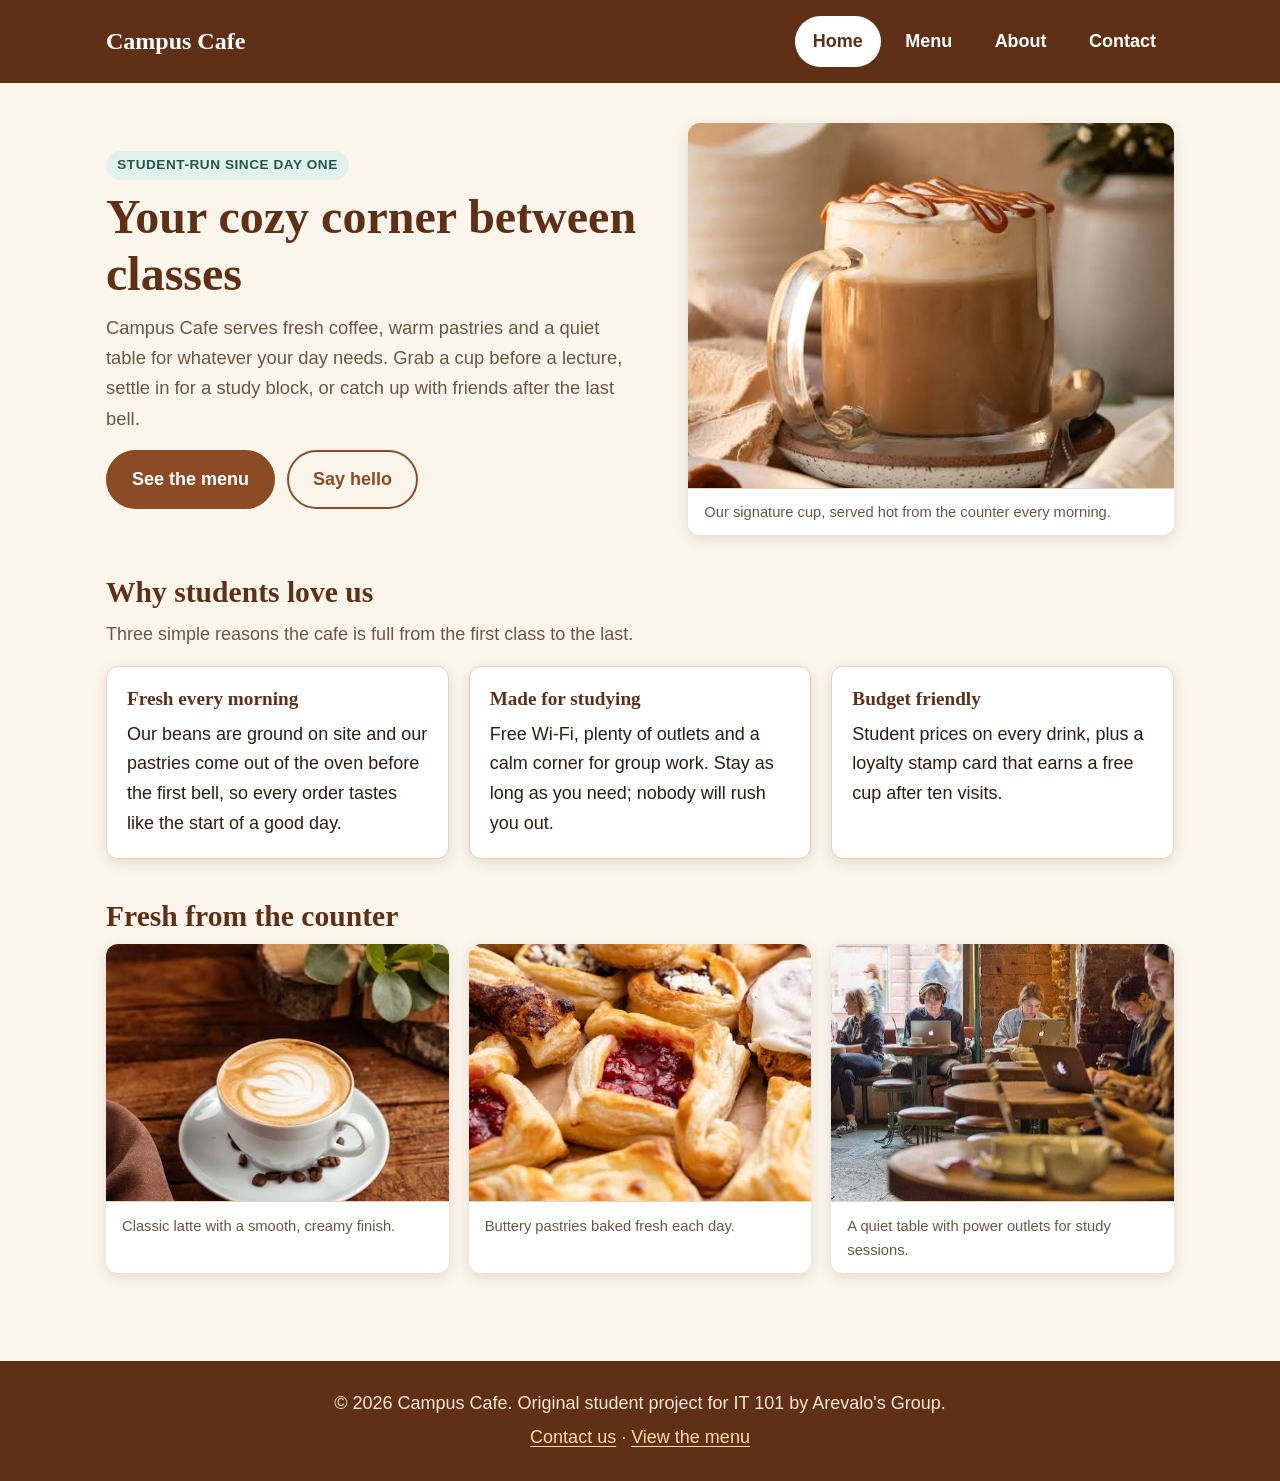
<file: ITC FINALS/index.html>
<!DOCTYPE html>
<html lang="en">
<head>
  <meta charset="UTF-8">
  <meta name="viewport" content="width=device-width, initial-scale=1.0">
  <meta name="description" content="Campus Cafe is the student-run coffee corner where classes, study sessions and friendships meet.">
  <title>Campus Cafe | Home</title>
  <link rel="stylesheet" href="css/style.css">
</head>
<body>
  <a class="skip-link" href="#main-content">Skip to main content</a>

  <header class="site-header">
    <div class="header-inner">
      <a class="brand" href="index.html">Campus Cafe</a>
      <nav class="site-nav" aria-label="Main navigation">
        <ul>
          <li><a href="index.html" aria-current="page">Home</a></li>
          <li><a href="menu.html">Menu</a></li>
          <li><a href="about.html">About</a></li>
          <li><a href="contact.html">Contact</a></li>
        </ul>
      </nav>
    </div>
  </header>

  <main id="main-content">
    <section class="hero" aria-labelledby="page-title">
      <div class="hero-text">
        <span class="eyebrow">Student-run since day one</span>
        <h1 id="page-title">Your cozy corner between classes</h1>
        <p>Campus Cafe serves fresh coffee, warm pastries and a quiet table for whatever your day needs. Grab a cup before a lecture, settle in for a study block, or catch up with friends after the last bell.</p>
        <div class="button-row">
          <a class="button" href="menu.html">See the menu</a>
          <a class="button button-outline" href="contact.html">Say hello</a>
        </div>
      </div>
      <figure>
        <img src="image2.png" alt="Glass mug of latte topped with whipped cream and a caramel drizzle, resting on a speckled plate" width="554" height="554">
        <figcaption>Our signature cup, served hot from the counter every morning.</figcaption>
      </figure>
    </section>

    <section aria-labelledby="highlights-title">
      <h2 id="highlights-title">Why students love us</h2>
      <p class="section-intro">Three simple reasons the cafe is full from the first class to the last.</p>
      <div class="card-grid">
        <article class="card">
          <h3>Fresh every morning</h3>
          <p>Our beans are ground on site and our pastries come out of the oven before the first bell, so every order tastes like the start of a good day.</p>
        </article>
        <article class="card">
          <h3>Made for studying</h3>
          <p>Free Wi-Fi, plenty of outlets and a calm corner for group work. Stay as long as you need; nobody will rush you out.</p>
        </article>
        <article class="card">
          <h3>Budget friendly</h3>
          <p>Student prices on every drink, plus a loyalty stamp card that earns a free cup after ten visits.</p>
        </article>
      </div>
    </section>

    <section aria-labelledby="today-title">
      <h2 id="today-title">Fresh from the counter</h2>
      <div class="card-grid">
        <figure>
          <img src="image1.png" alt="White cup of latte with leaf-shaped milk art on a saucer with coffee beans, on a wooden table" width="494" height="619">
          <figcaption>Classic latte with a smooth, creamy finish.</figcaption>
        </figure>
        <figure>
          <img src="image3.png" alt="Assortment of golden puff pastries filled with red berry jam and cream cheese" width="452" height="678">
          <figcaption>Buttery pastries baked fresh each day.</figcaption>
        </figure>
        <figure>
          <img src="image4.png" alt="Students working on laptops at round wooden tables inside a brick-walled cafe" width="480" height="359">
          <figcaption>A quiet table with power outlets for study sessions.</figcaption>
        </figure>
      </div>
    </section>
  </main>

  <footer class="site-footer">
    <p>&copy; 2026 Campus Cafe. Original student project for IT 101 by Arevalo's Group.</p>
    <p><a href="contact.html">Contact us</a> &middot; <a href="menu.html">View the menu</a></p>
  </footer>
</body>
</html>
</file>
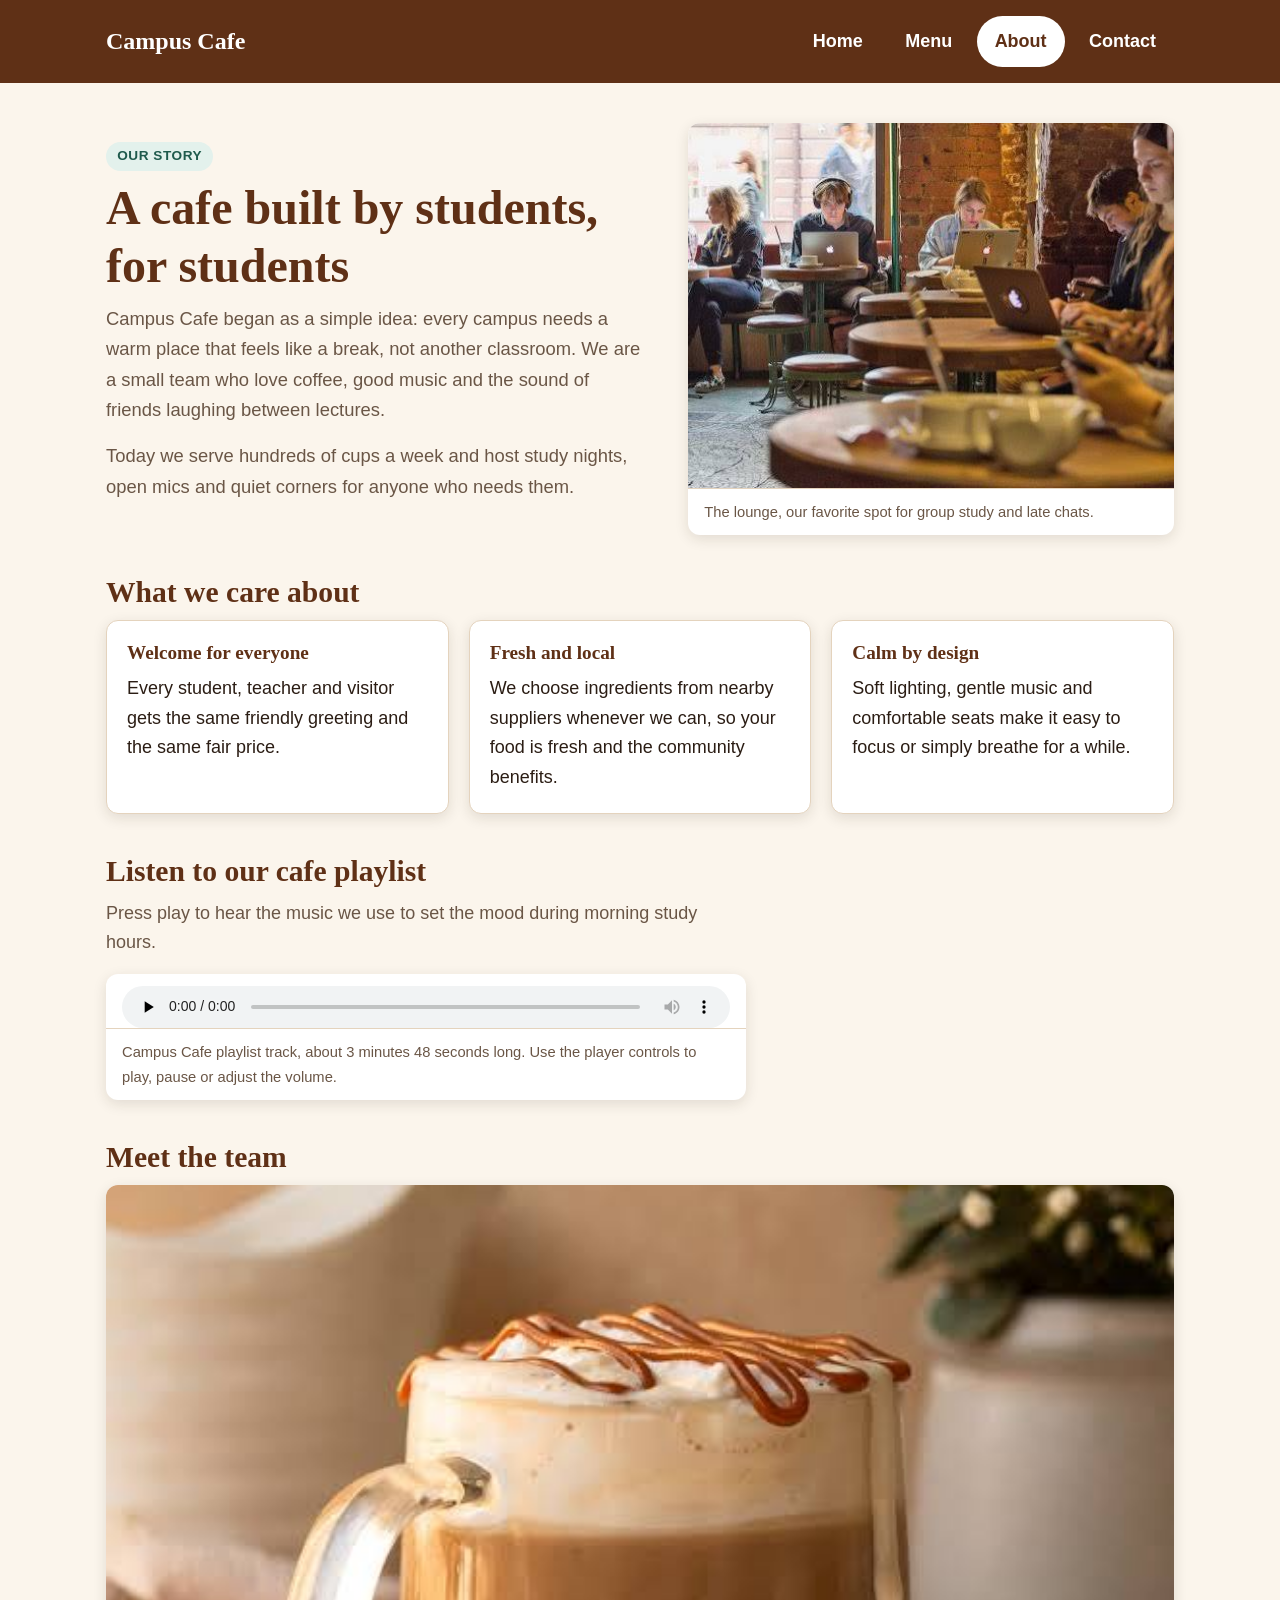
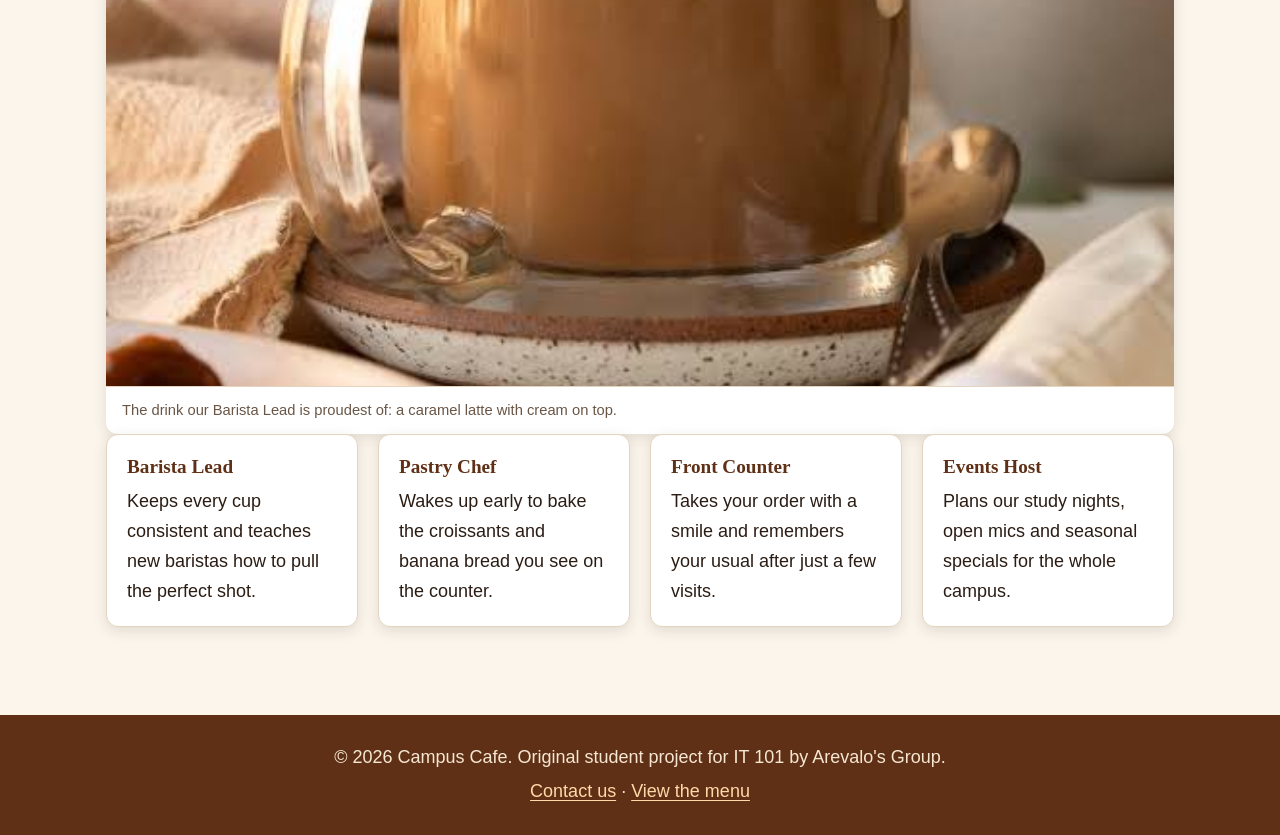
<file: ITC FINALS/about.html>
<!DOCTYPE html>
<html lang="en">
<head>
  <meta charset="UTF-8">
  <meta name="viewport" content="width=device-width, initial-scale=1.0">
  <meta name="description" content="Learn the story of Campus Cafe, meet the team and listen to our cafe playlist.">
  <title>Campus Cafe | About</title>
  <link rel="stylesheet" href="css/style.css">
</head>
<body>
  <a class="skip-link" href="#main-content">Skip to main content</a>

  <header class="site-header">
    <div class="header-inner">
      <a class="brand" href="index.html">Campus Cafe</a>
      <nav class="site-nav" aria-label="Main navigation">
        <ul>
          <li><a href="index.html">Home</a></li>
          <li><a href="menu.html">Menu</a></li>
          <li><a href="about.html" aria-current="page">About</a></li>
          <li><a href="contact.html">Contact</a></li>
        </ul>
      </nav>
    </div>
  </header>

  <main id="main-content">
    <section class="hero" aria-labelledby="page-title">
      <div class="hero-text">
        <span class="eyebrow">Our story</span>
        <h1 id="page-title">A cafe built by students, for students</h1>
        <p>Campus Cafe began as a simple idea: every campus needs a warm place that feels like a break, not another classroom. We are a small team who love coffee, good music and the sound of friends laughing between lectures.</p>
        <p>Today we serve hundreds of cups a week and host study nights, open mics and quiet corners for anyone who needs them.</p>
      </div>
      <figure>
        <img src="image4.png" alt="Students working on laptops at round wooden tables inside a brick-walled cafe" width="480" height="359">
        <figcaption>The lounge, our favorite spot for group study and late chats.</figcaption>
      </figure>
    </section>

    <section aria-labelledby="values-title">
      <h2 id="values-title">What we care about</h2>
      <div class="card-grid">
        <article class="card">
          <h3>Welcome for everyone</h3>
          <p>Every student, teacher and visitor gets the same friendly greeting and the same fair price.</p>
        </article>
        <article class="card">
          <h3>Fresh and local</h3>
          <p>We choose ingredients from nearby suppliers whenever we can, so your food is fresh and the community benefits.</p>
        </article>
        <article class="card">
          <h3>Calm by design</h3>
          <p>Soft lighting, gentle music and comfortable seats make it easy to focus or simply breathe for a while.</p>
        </article>
      </div>
    </section>

    <section aria-labelledby="playlist-title">
      <h2 id="playlist-title">Listen to our cafe playlist</h2>
      <p class="section-intro">Press play to hear the music we use to set the mood during morning study hours.</p>
      <figure class="media-box">
        <audio controls preload="none" aria-describedby="audio-caption">
          <source src="Cafe.mp3" type="audio/mpeg">
          Your browser does not support the audio element. You can download the track from <a href="Cafe.mp3">this link</a>.
        </audio>
        <figcaption id="audio-caption">Campus Cafe playlist track, about 3 minutes 48 seconds long. Use the player controls to play, pause or adjust the volume.</figcaption>
      </figure>
    </section>

    <section aria-labelledby="team-title">
      <h2 id="team-title">Meet the team</h2>
      <figure>
        <img src="image2.png" alt="Glass mug of latte topped with whipped cream and a caramel drizzle, resting on a speckled plate" width="554" height="554">
        <figcaption>The drink our Barista Lead is proudest of: a caramel latte with cream on top.</figcaption>
      </figure>
      <ul class="team-list">
        <li class="card">
          <h3>Barista Lead</h3>
          <p>Keeps every cup consistent and teaches new baristas how to pull the perfect shot.</p>
        </li>
        <li class="card">
          <h3>Pastry Chef</h3>
          <p>Wakes up early to bake the croissants and banana bread you see on the counter.</p>
        </li>
        <li class="card">
          <h3>Front Counter</h3>
          <p>Takes your order with a smile and remembers your usual after just a few visits.</p>
        </li>
        <li class="card">
          <h3>Events Host</h3>
          <p>Plans our study nights, open mics and seasonal specials for the whole campus.</p>
        </li>
      </ul>
    </section>
  </main>

  <footer class="site-footer">
    <p>&copy; 2026 Campus Cafe. Original student project for IT 101 by Arevalo's Group.</p>
    <p><a href="contact.html">Contact us</a> &middot; <a href="menu.html">View the menu</a></p>
  </footer>
</body>
</html>
</file>
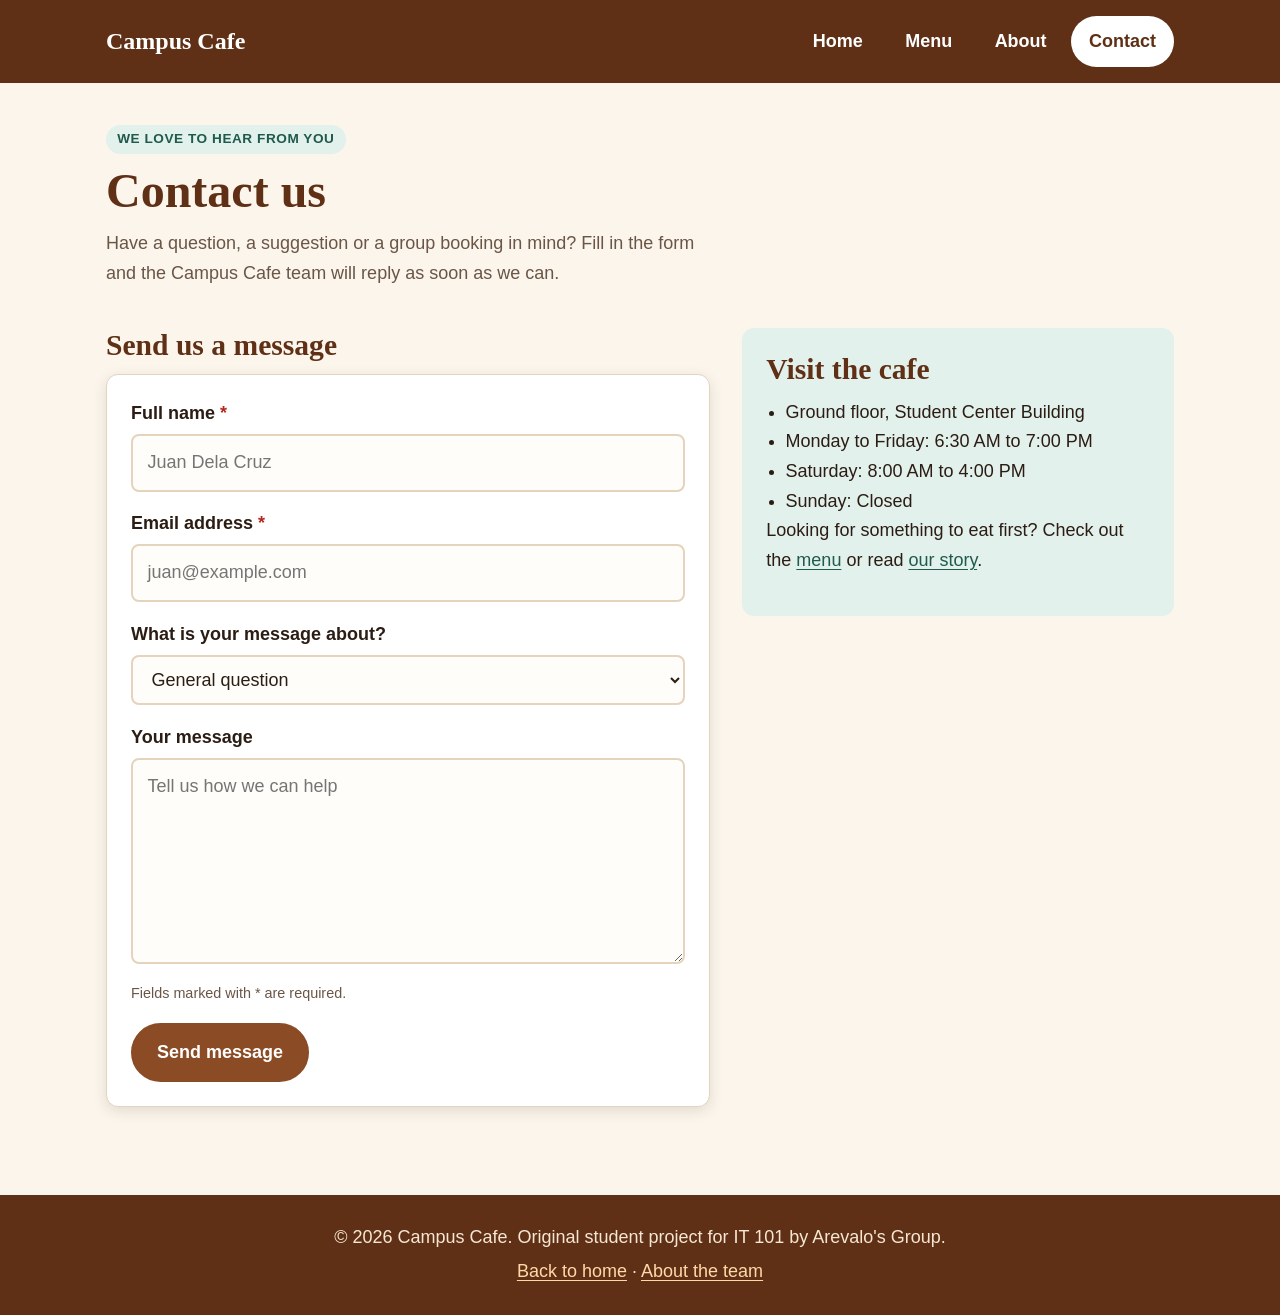
<file: ITC FINALS/contact.html>
<!DOCTYPE html>
<html lang="en">
<head>
  <meta charset="UTF-8">
  <meta name="viewport" content="width=device-width, initial-scale=1.0">
  <meta name="description" content="Send Campus Cafe a message, ask about catering or book a table for your group.">
  <title>Campus Cafe | Contact</title>
  <link rel="stylesheet" href="css/style.css">
</head>
<body>
  <a class="skip-link" href="#main-content">Skip to main content</a>

  <header class="site-header">
    <div class="header-inner">
      <a class="brand" href="index.html">Campus Cafe</a>
      <nav class="site-nav" aria-label="Main navigation">
        <ul>
          <li><a href="index.html">Home</a></li>
          <li><a href="menu.html">Menu</a></li>
          <li><a href="about.html">About</a></li>
          <li><a href="contact.html" aria-current="page">Contact</a></li>
        </ul>
      </nav>
    </div>
  </header>

  <main id="main-content">
    <section aria-labelledby="page-title">
      <span class="eyebrow">We love to hear from you</span>
      <h1 id="page-title">Contact us</h1>
      <p class="section-intro">Have a question, a suggestion or a group booking in mind? Fill in the form and the Campus Cafe team will reply as soon as we can.</p>
    </section>

    <div class="contact-layout">
      <section aria-labelledby="form-title">
        <h2 id="form-title">Send us a message</h2>
        <form class="contact-form" action="#" method="post">
          <div class="field">
            <label for="full-name">Full name <span class="required-mark" aria-hidden="true">*</span></label>
            <input type="text" id="full-name" name="full_name" placeholder="Juan Dela Cruz" autocomplete="name" required>
          </div>

          <div class="field">
            <label for="email-address">Email address <span class="required-mark" aria-hidden="true">*</span></label>
            <input type="email" id="email-address" name="email" placeholder="juan@example.com" autocomplete="email" required>
          </div>

          <div class="field">
            <label for="topic">What is your message about?</label>
            <select id="topic" name="topic">
              <option value="general">General question</option>
              <option value="menu">Menu or allergies</option>
              <option value="booking">Group table booking</option>
              <option value="catering">Event catering</option>
              <option value="feedback">Feedback or suggestion</option>
            </select>
          </div>

          <div class="field">
            <label for="message">Your message</label>
            <textarea id="message" name="message" rows="6" placeholder="Tell us how we can help"></textarea>
          </div>

          <p class="form-note">Fields marked with * are required.</p>

          <button type="submit">Send message</button>
        </form>
      </section>

      <aside class="info-panel" aria-labelledby="visit-title">
        <h2 id="visit-title">Visit the cafe</h2>
        <ul>
          <li>Ground floor, Student Center Building</li>
          <li>Monday to Friday: 6:30 AM to 7:00 PM</li>
          <li>Saturday: 8:00 AM to 4:00 PM</li>
          <li>Sunday: Closed</li>
        </ul>
        <p>Looking for something to eat first? Check out the <a href="menu.html">menu</a> or read <a href="about.html">our story</a>.</p>
      </aside>
    </div>
  </main>

  <footer class="site-footer">
    <p>&copy; 2026 Campus Cafe. Original student project for IT 101 by Arevalo's Group.</p>
    <p><a href="index.html">Back to home</a> &middot; <a href="about.html">About the team</a></p>
  </footer>
</body>
</html>
</file>
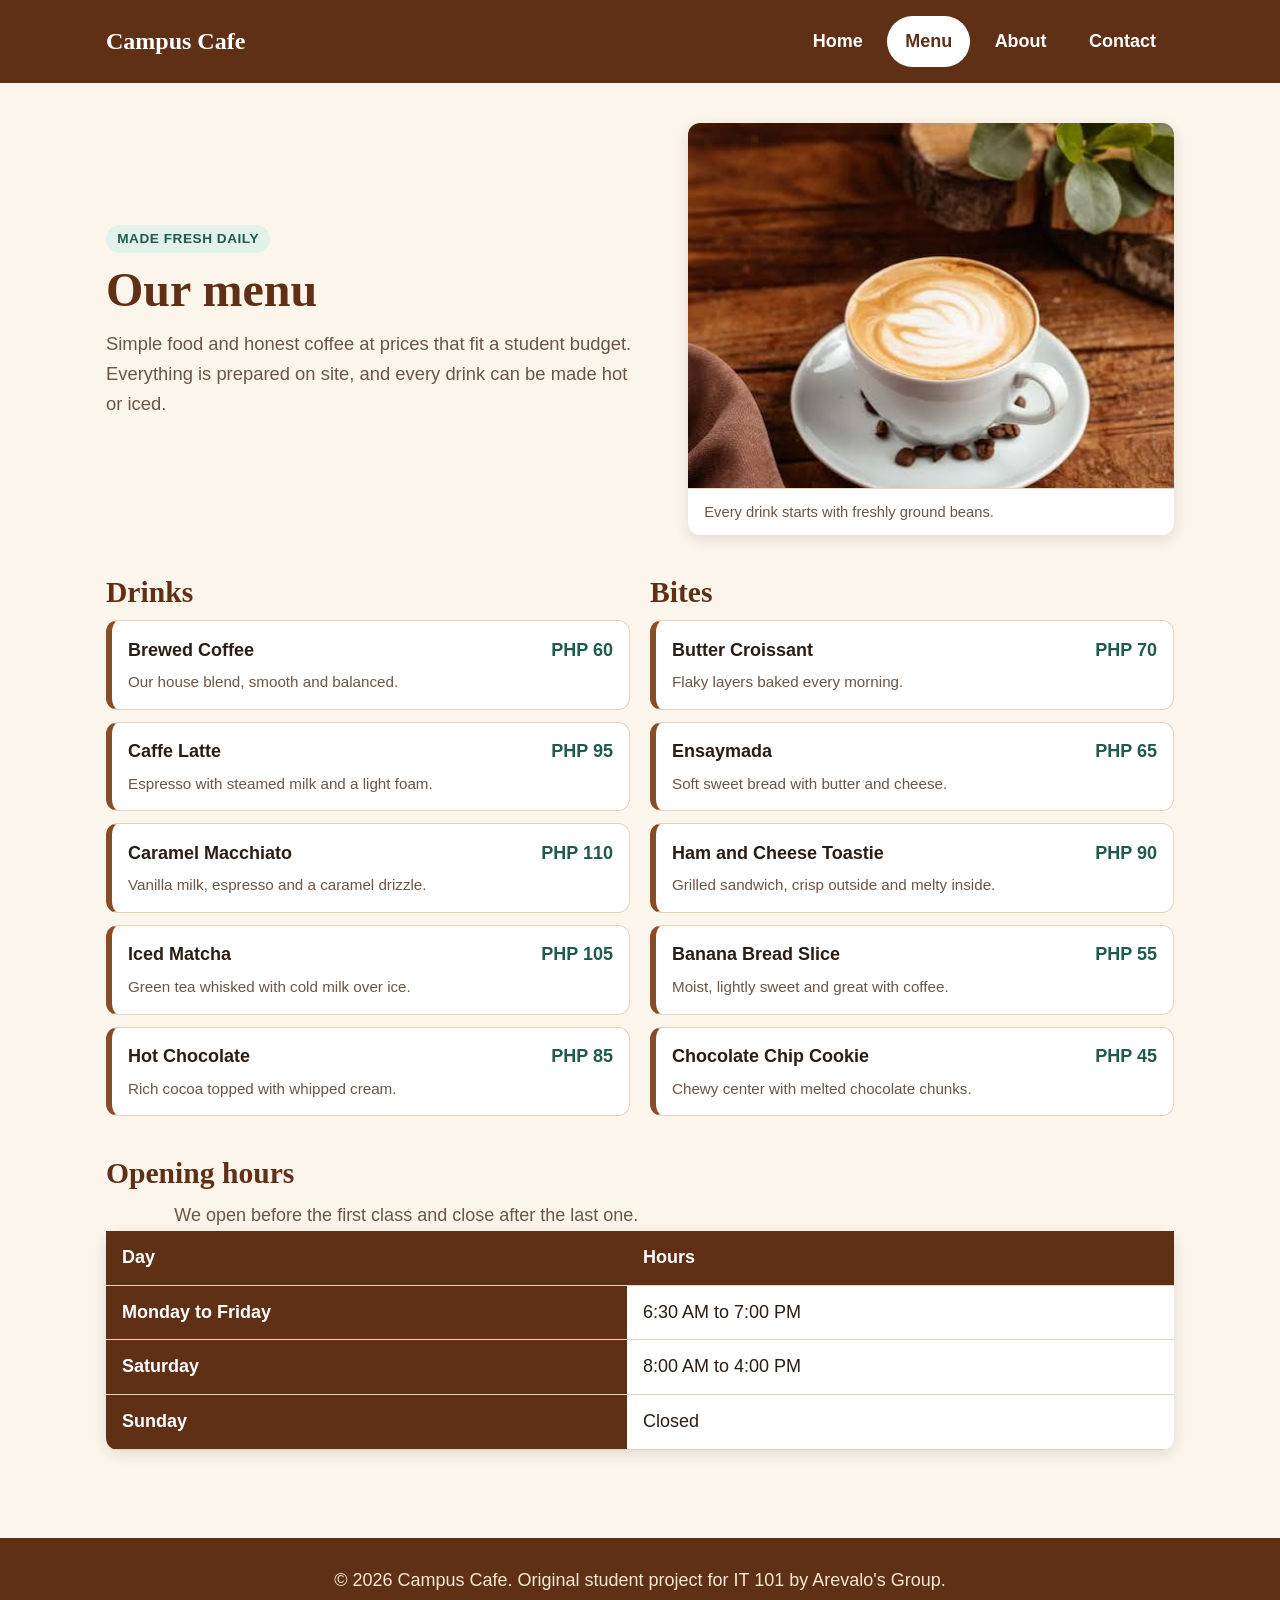
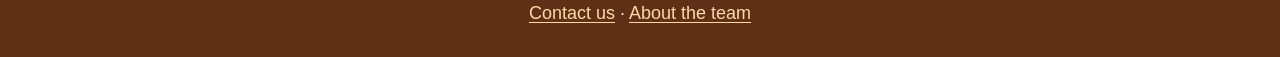
<file: ITC FINALS/menu.html>
<!DOCTYPE html>
<html lang="en">
<head>
  <meta charset="UTF-8">
  <meta name="viewport" content="width=device-width, initial-scale=1.0">
  <meta name="description" content="Browse the Campus Cafe menu of coffee, cold drinks, pastries and light meals at student-friendly prices.">
  <title>Campus Cafe | Menu</title>
  <link rel="stylesheet" href="css/style.css">
</head>
<body>
  <a class="skip-link" href="#main-content">Skip to main content</a>

  <header class="site-header">
    <div class="header-inner">
      <a class="brand" href="index.html">Campus Cafe</a>
      <nav class="site-nav" aria-label="Main navigation">
        <ul>
          <li><a href="index.html">Home</a></li>
          <li><a href="menu.html" aria-current="page">Menu</a></li>
          <li><a href="about.html">About</a></li>
          <li><a href="contact.html">Contact</a></li>
        </ul>
      </nav>
    </div>
  </header>

  <main id="main-content">
    <section class="hero" aria-labelledby="page-title">
      <div class="hero-text">
        <span class="eyebrow">Made fresh daily</span>
        <h1 id="page-title">Our menu</h1>
        <p>Simple food and honest coffee at prices that fit a student budget. Everything is prepared on site, and every drink can be made hot or iced.</p>
      </div>
      <figure>
        <img src="image1.png" alt="White cup of latte with leaf-shaped milk art on a saucer with coffee beans, on a wooden table" width="494" height="619">
        <figcaption>Every drink starts with freshly ground beans.</figcaption>
      </figure>
    </section>

    <div class="menu-layout">
      <section aria-labelledby="drinks-title">
        <h2 id="drinks-title">Drinks</h2>
        <ul class="menu-list">
          <li>
            <span class="item-name">Brewed Coffee</span>
            <span class="price">PHP 60</span>
            <p class="item-desc">Our house blend, smooth and balanced.</p>
          </li>
          <li>
            <span class="item-name">Caffe Latte</span>
            <span class="price">PHP 95</span>
            <p class="item-desc">Espresso with steamed milk and a light foam.</p>
          </li>
          <li>
            <span class="item-name">Caramel Macchiato</span>
            <span class="price">PHP 110</span>
            <p class="item-desc">Vanilla milk, espresso and a caramel drizzle.</p>
          </li>
          <li>
            <span class="item-name">Iced Matcha</span>
            <span class="price">PHP 105</span>
            <p class="item-desc">Green tea whisked with cold milk over ice.</p>
          </li>
          <li>
            <span class="item-name">Hot Chocolate</span>
            <span class="price">PHP 85</span>
            <p class="item-desc">Rich cocoa topped with whipped cream.</p>
          </li>
        </ul>
      </section>

      <section aria-labelledby="bites-title">
        <h2 id="bites-title">Bites</h2>
        <ul class="menu-list">
          <li>
            <span class="item-name">Butter Croissant</span>
            <span class="price">PHP 70</span>
            <p class="item-desc">Flaky layers baked every morning.</p>
          </li>
          <li>
            <span class="item-name">Ensaymada</span>
            <span class="price">PHP 65</span>
            <p class="item-desc">Soft sweet bread with butter and cheese.</p>
          </li>
          <li>
            <span class="item-name">Ham and Cheese Toastie</span>
            <span class="price">PHP 90</span>
            <p class="item-desc">Grilled sandwich, crisp outside and melty inside.</p>
          </li>
          <li>
            <span class="item-name">Banana Bread Slice</span>
            <span class="price">PHP 55</span>
            <p class="item-desc">Moist, lightly sweet and great with coffee.</p>
          </li>
          <li>
            <span class="item-name">Chocolate Chip Cookie</span>
            <span class="price">PHP 45</span>
            <p class="item-desc">Chewy center with melted chocolate chunks.</p>
          </li>
        </ul>
      </section>
    </div>

    <section aria-labelledby="hours-title">
      <h2 id="hours-title">Opening hours</h2>
      <table class="hours-table">
        <caption class="section-intro">We open before the first class and close after the last one.</caption>
        <thead>
          <tr>
            <th scope="col">Day</th>
            <th scope="col">Hours</th>
          </tr>
        </thead>
        <tbody>
          <tr>
            <th scope="row">Monday to Friday</th>
            <td>6:30 AM to 7:00 PM</td>
          </tr>
          <tr>
            <th scope="row">Saturday</th>
            <td>8:00 AM to 4:00 PM</td>
          </tr>
          <tr>
            <th scope="row">Sunday</th>
            <td>Closed</td>
          </tr>
        </tbody>
      </table>
    </section>
  </main>

  <footer class="site-footer">
    <p>&copy; 2026 Campus Cafe. Original student project for IT 101 by Arevalo's Group.</p>
    <p><a href="contact.html">Contact us</a> &middot; <a href="about.html">About the team</a></p>
  </footer>
</body>
</html>
</file>
<file: ITC FINALS/css/style.css>
:root {
  --color-bg: #fbf5ec;
  --color-surface: #ffffff;
  --color-ink: #2b1d14;
  --color-muted: #6a5646;
  --color-brand: #8a4b25;
  --color-brand-dark: #5f3016;
  --color-accent: #2f7a68;
  --color-accent-dark: #1f5a4c;
  --color-line: #e4d3bd;
  --color-focus: #f2a900;
  --font-heading: Georgia, "Times New Roman", serif;
  --font-body: "Segoe UI", Tahoma, Verdana, sans-serif;
  --radius: 12px;
  --shadow: 0 4px 14px rgba(43, 29, 20, 0.12);
  --gap: 1.25rem;
}

*,
*::before,
*::after {
  box-sizing: border-box;
}

html {
  scroll-behavior: smooth;
}

body {
  margin: 0;
  font-family: var(--font-body);
  font-size: 1.0625rem;
  line-height: 1.65;
  color: var(--color-ink);
  background: var(--color-bg);
}

img {
  display: block;
  max-width: 100%;
  height: auto;
}

h1,
h2,
h3 {
  font-family: var(--font-heading);
  line-height: 1.2;
  color: var(--color-brand-dark);
  margin: 0 0 0.6rem;
}

h1 {
  font-size: 2rem;
}

h2 {
  font-size: 1.5rem;
}

h3 {
  font-size: 1.2rem;
}

p {
  margin: 0 0 1rem;
}

a {
  color: var(--color-accent-dark);
  text-underline-offset: 3px;
}

a:hover {
  color: var(--color-brand);
  text-decoration-thickness: 2px;
}

a:focus-visible,
button:focus-visible,
input:focus-visible,
select:focus-visible,
textarea:focus-visible,
audio:focus-visible {
  outline: 3px solid var(--color-focus);
  outline-offset: 3px;
}

.skip-link {
  position: absolute;
  left: 0.5rem;
  top: -3rem;
  padding: 0.5rem 0.9rem;
  background: var(--color-brand-dark);
  color: #fff;
  border-radius: 0 0 8px 8px;
  z-index: 10;
}

.skip-link:focus {
  top: 0;
}

.site-header {
  background: var(--color-brand-dark);
  color: #fff;
}

.header-inner {
  display: flex;
  flex-direction: column;
  align-items: center;
  gap: 0.75rem;
  max-width: 1100px;
  margin: 0 auto;
  padding: 1rem;
}

.brand {
  font-family: var(--font-heading);
  font-size: 1.5rem;
  font-weight: 700;
  color: #fff;
  text-decoration: none;
}

.brand:hover {
  color: #ffd9a8;
}

.site-nav ul {
  display: flex;
  flex-wrap: wrap;
  justify-content: center;
  gap: 0.4rem;
  margin: 0;
  padding: 0;
  list-style: none;
}

.site-nav a {
  display: block;
  padding: 0.55rem 1rem;
  border-radius: 999px;
  color: #fff;
  text-decoration: none;
  font-weight: 600;
  border: 2px solid transparent;
  transition: background 0.2s ease, color 0.2s ease;
}

.site-nav a:hover {
  background: rgba(255, 255, 255, 0.18);
  color: #fff;
}

.site-nav a[aria-current="page"] {
  background: #fff;
  color: var(--color-brand-dark);
}

main {
  max-width: 1100px;
  margin: 0 auto;
  padding: 1.5rem 1rem 3rem;
}

.hero {
  display: grid;
  grid-template-columns: 1fr;
  gap: var(--gap);
  align-items: center;
  margin-bottom: 2.5rem;
}

.hero-text p {
  font-size: 1.15rem;
  color: var(--color-muted);
}

.eyebrow {
  display: inline-block;
  margin-bottom: 0.5rem;
  padding: 0.2rem 0.7rem;
  background: #e3f1ec;
  color: var(--color-accent-dark);
  border-radius: 999px;
  font-size: 0.85rem;
  font-weight: 700;
  letter-spacing: 0.04em;
  text-transform: uppercase;
}

.button-row {
  display: flex;
  flex-wrap: wrap;
  gap: 0.75rem;
  margin-top: 1rem;
}

.button,
button {
  display: inline-block;
  padding: 0.8rem 1.5rem;
  border: 2px solid var(--color-brand);
  border-radius: 999px;
  background: var(--color-brand);
  color: #fff;
  font: inherit;
  font-weight: 700;
  text-decoration: none;
  cursor: pointer;
  transition: background 0.2s ease, transform 0.15s ease, color 0.2s ease;
}

.button:hover,
button:hover {
  background: var(--color-brand-dark);
  border-color: var(--color-brand-dark);
  color: #fff;
  transform: translateY(-2px);
}

.button:active,
button:active {
  transform: translateY(0);
}

.button-outline {
  background: transparent;
  color: var(--color-brand);
}

.button-outline:hover {
  background: var(--color-brand);
  color: #fff;
}

figure img {
  width: 100%;
  aspect-ratio: 4 / 3;
  object-fit: cover;
}

figure {
  margin: 0;
  background: var(--color-surface);
  border-radius: var(--radius);
  box-shadow: var(--shadow);
  overflow: hidden;
}

figcaption {
  padding: 0.7rem 1rem;
  font-size: 0.92rem;
  color: var(--color-muted);
  border-top: 1px solid var(--color-line);
}

section {
  margin-bottom: 2.5rem;
}

.section-intro {
  max-width: 60ch;
  color: var(--color-muted);
}

.card-grid {
  display: grid;
  grid-template-columns: 1fr;
  gap: var(--gap);
}

.card {
  display: flex;
  flex-direction: column;
  background: var(--color-surface);
  border: 1px solid var(--color-line);
  border-radius: var(--radius);
  box-shadow: var(--shadow);
  padding: 1.25rem;
  transition: transform 0.2s ease, box-shadow 0.2s ease;
}

.card:hover {
  transform: translateY(-4px);
  box-shadow: 0 8px 22px rgba(43, 29, 20, 0.18);
}

.card p:last-child {
  margin-bottom: 0;
}

.price {
  margin-top: auto;
  font-weight: 700;
  color: var(--color-accent-dark);
}

.menu-list {
  display: flex;
  flex-direction: column;
  gap: 0.75rem;
  margin: 0;
  padding: 0;
  list-style: none;
}

.menu-list li {
  display: flex;
  flex-wrap: wrap;
  justify-content: space-between;
  gap: 0.25rem 1rem;
  padding: 0.9rem 1rem;
  background: var(--color-surface);
  border: 1px solid var(--color-line);
  border-left: 6px solid var(--color-brand);
  border-radius: var(--radius);
}

.menu-list .item-name {
  font-weight: 700;
}

.menu-list .item-desc {
  flex-basis: 100%;
  margin: 0;
  font-size: 0.95rem;
  color: var(--color-muted);
}

.menu-layout {
  display: grid;
  grid-template-columns: 1fr;
  gap: var(--gap);
}

.hours-table {
  width: 100%;
  border-collapse: collapse;
  background: var(--color-surface);
  border-radius: var(--radius);
  overflow: hidden;
  box-shadow: var(--shadow);
}

.hours-table th,
.hours-table td {
  padding: 0.75rem 1rem;
  text-align: left;
  border-bottom: 1px solid var(--color-line);
}

.hours-table th {
  background: var(--color-brand-dark);
  color: #fff;
}

.hours-table tr:hover td {
  background: #fdf0dc;
}

.media-box {
  max-width: 640px;
}

audio {
  display: block;
  width: 100%;
  padding: 0.75rem 1rem 0;
}

.team-list {
  display: grid;
  grid-template-columns: 1fr;
  gap: var(--gap);
  margin: 0;
  padding: 0;
  list-style: none;
}

.contact-layout {
  display: grid;
  grid-template-columns: 1fr;
  gap: 2rem;
}

.contact-form {
  display: flex;
  flex-direction: column;
  gap: 1.1rem;
  padding: 1.5rem;
  background: var(--color-surface);
  border: 1px solid var(--color-line);
  border-radius: var(--radius);
  box-shadow: var(--shadow);
}

.field {
  display: flex;
  flex-direction: column;
  gap: 0.35rem;
}

.field label {
  font-weight: 700;
}

.required-mark {
  color: #b3261e;
}

.field input,
.field select,
.field textarea {
  width: 100%;
  padding: 0.75rem 0.9rem;
  border: 2px solid var(--color-line);
  border-radius: 8px;
  background: #fffdf9;
  color: var(--color-ink);
  font: inherit;
  transition: border-color 0.2s ease, box-shadow 0.2s ease;
}

.field input:hover,
.field select:hover,
.field textarea:hover {
  border-color: var(--color-brand);
}

.field input:focus,
.field select:focus,
.field textarea:focus {
  border-color: var(--color-accent);
  box-shadow: 0 0 0 4px rgba(47, 122, 104, 0.2);
}

.field input:user-invalid,
.field select:user-invalid,
.field textarea:user-invalid {
  border-color: #b3261e;
}

.field textarea {
  min-height: 9rem;
  resize: vertical;
}

.form-note {
  margin: 0;
  font-size: 0.9rem;
  color: var(--color-muted);
}

.contact-form button {
  align-self: stretch;
}

.info-panel {
  padding: 1.5rem;
  background: #e3f1ec;
  border-radius: var(--radius);
}

.info-panel ul {
  margin: 0;
  padding-left: 1.2rem;
}

.site-footer {
  background: var(--color-brand-dark);
  color: #f6e7d3;
  text-align: center;
  padding: 1.5rem 1rem;
}

.site-footer p {
  margin: 0.25rem 0;
}

.site-footer a {
  color: #ffd9a8;
}

.site-footer a:hover {
  color: #fff;
}

@media (min-width: 600px) {
  h1 {
    font-size: 2.5rem;
  }

  .card-grid {
    grid-template-columns: repeat(2, 1fr);
  }

  .team-list {
    grid-template-columns: repeat(2, 1fr);
  }

  .contact-form button {
    align-self: flex-start;
  }
}

@media (min-width: 960px) {
  body {
    font-size: 1.125rem;
  }

  h1 {
    font-size: 3rem;
  }

  h2 {
    font-size: 1.85rem;
  }

  .header-inner {
    flex-direction: row;
    justify-content: space-between;
  }

  main {
    padding-top: 2.5rem;
  }

  .hero {
    grid-template-columns: 1.1fr 1fr;
    gap: 3rem;
  }

  .card-grid {
    grid-template-columns: repeat(3, 1fr);
  }

  .menu-layout {
    grid-template-columns: 1fr 1fr;
  }

  .team-list {
    grid-template-columns: repeat(4, 1fr);
  }

  .contact-layout {
    grid-template-columns: 1.4fr 1fr;
    align-items: start;
  }
}

@media (prefers-reduced-motion: reduce) {
  * {
    transition: none !important;
    scroll-behavior: auto !important;
  }
}
</file>
